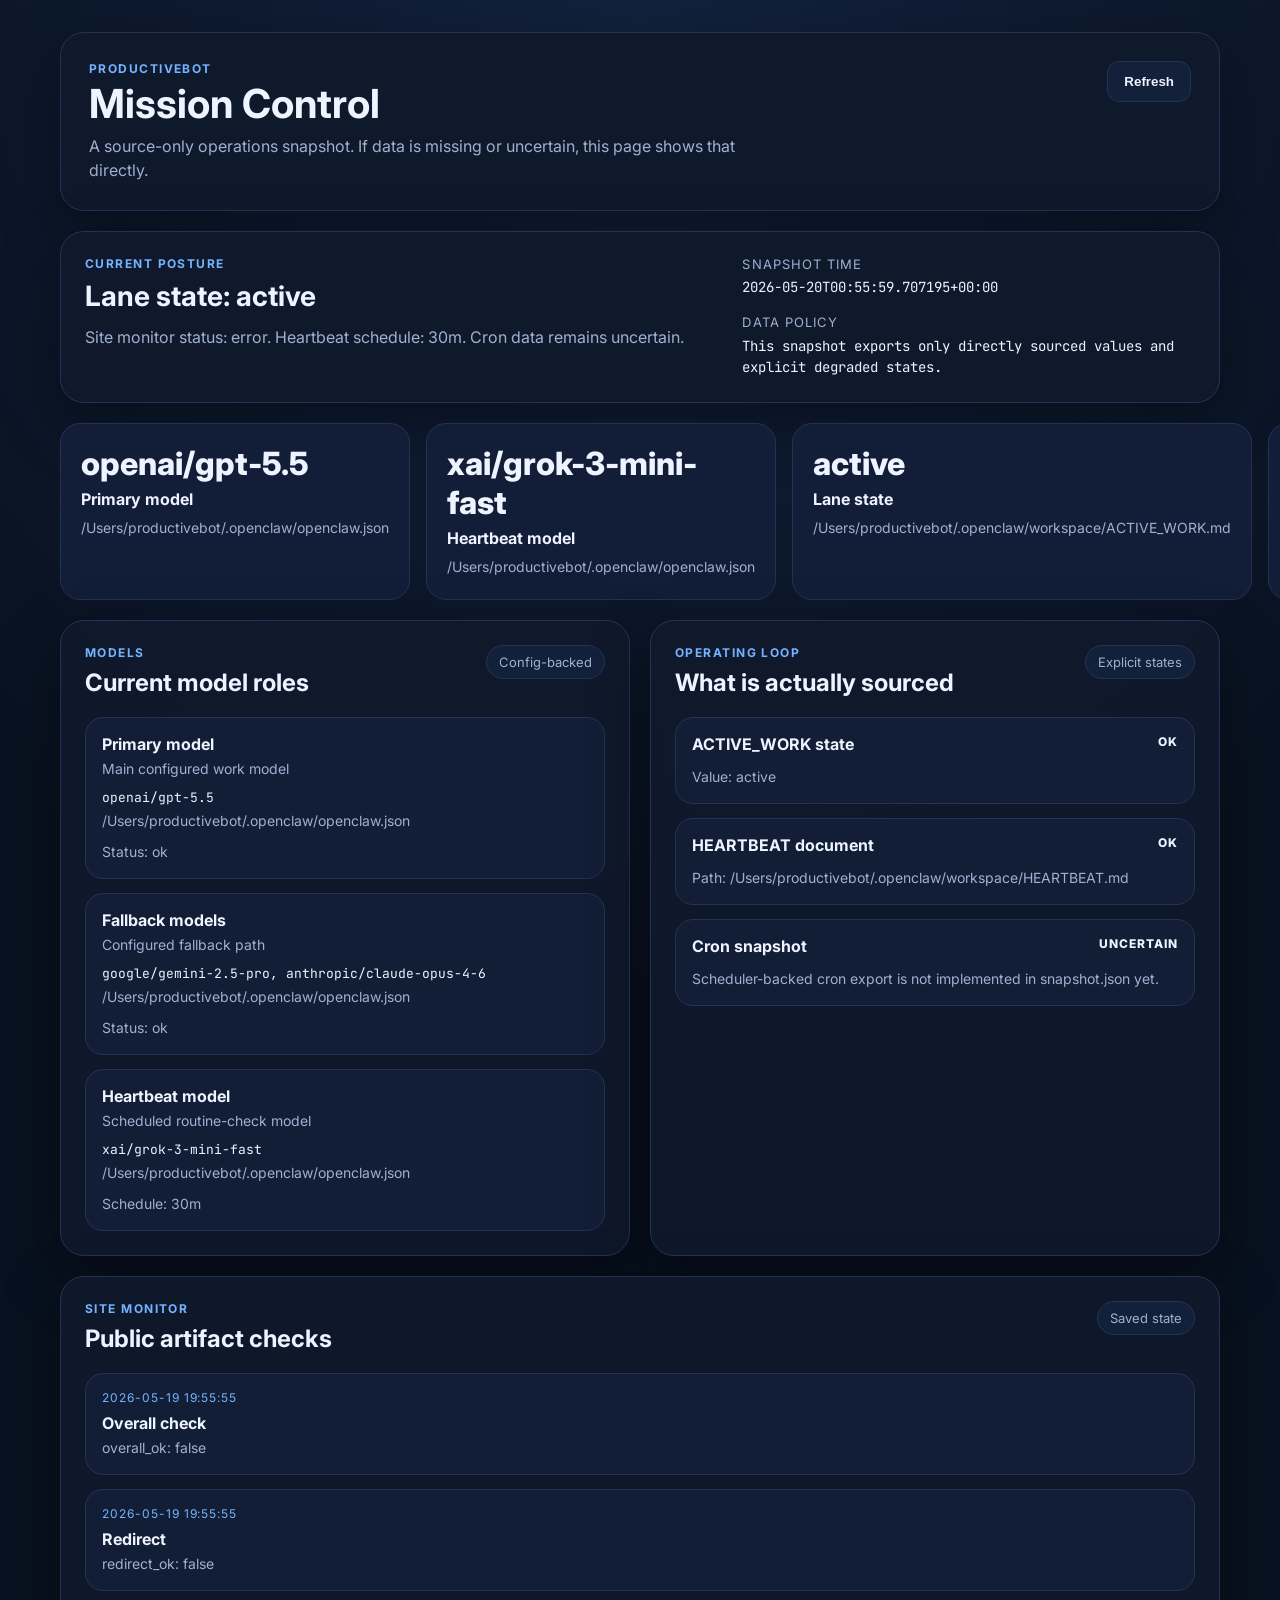
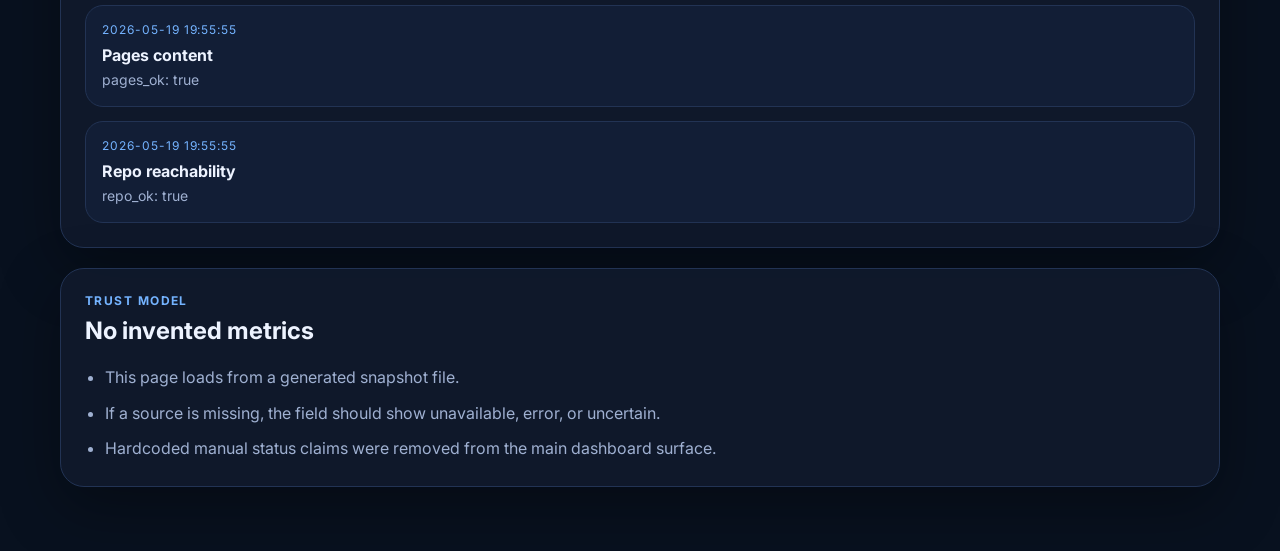
<file: index.html>
<!DOCTYPE html>
<html lang="en">
<head>
  <meta charset="UTF-8">
  <meta name="viewport" content="width=device-width, initial-scale=1.0">
  <title>ProductiveBot Mission Control</title>
  <link rel="preconnect" href="https://fonts.googleapis.com">
  <link rel="preconnect" href="https://fonts.gstatic.com" crossorigin>
  <link href="https://fonts.googleapis.com/css2?family=Inter:wght@400;500;600;700;800&family=JetBrains+Mono:wght@400;600&display=swap" rel="stylesheet">
  <link rel="stylesheet" href="css/dashboard.css">
</head>
<body>
  <div class="page-shell">
    <header class="topbar">
      <div>
        <div class="eyebrow">ProductiveBot</div>
        <h1>Mission Control</h1>
        <p class="subhead">A source-only operations snapshot. If data is missing or uncertain, this page shows that directly.</p>
      </div>
      <div class="topbar-actions">
        <button id="refresh-btn" class="button secondary">Refresh</button>
      </div>
    </header>

    <section class="hero card">
      <div>
        <div class="eyebrow">Current posture</div>
        <h2 id="hero-title">Loading snapshot...</h2>
        <p id="hero-body">Waiting for source-backed dashboard data.</p>
      </div>
      <div class="meta-grid">
        <div>
          <div class="meta-label">Snapshot time</div>
          <div class="meta-value" id="generated-at">unavailable</div>
        </div>
        <div>
          <div class="meta-label">Data policy</div>
          <div class="meta-value meta-wrap" id="source-summary">Source-only snapshot. Missing values render as unavailable or uncertain.</div>
        </div>
      </div>
    </section>

    <section class="proof-grid" id="proof-cards"></section>

    <main class="dashboard-grid">
      <section class="card">
        <div class="section-head">
          <div>
            <div class="eyebrow">Models</div>
            <h3>Current model roles</h3>
          </div>
          <span class="pill">Config-backed</span>
        </div>
        <div id="session-list" class="stack-list"></div>
      </section>

      <section class="card">
        <div class="section-head">
          <div>
            <div class="eyebrow">Operating loop</div>
            <h3>What is actually sourced</h3>
          </div>
          <span class="pill">Explicit states</span>
        </div>
        <div id="loop-list" class="stack-list"></div>
      </section>

      <section class="card full-width">
        <div class="section-head">
          <div>
            <div class="eyebrow">Site monitor</div>
            <h3>Public artifact checks</h3>
          </div>
          <span class="pill">Saved state</span>
        </div>
        <div id="timeline-list" class="timeline-list"></div>
      </section>

      <section class="card full-width callout-card">
        <div class="section-head">
          <div>
            <div class="eyebrow">Trust model</div>
            <h3>No invented metrics</h3>
          </div>
        </div>
        <ul class="callout-list" id="callout-list">
          <li>This page loads from a generated snapshot file.</li>
          <li>If a source is missing, the field should show unavailable, error, or uncertain.</li>
          <li>Hardcoded manual status claims were removed from the main dashboard surface.</li>
        </ul>
      </section>
    </main>
  </div>

  <script src="js/dashboard.js"></script>
</body>
</html>
</file>
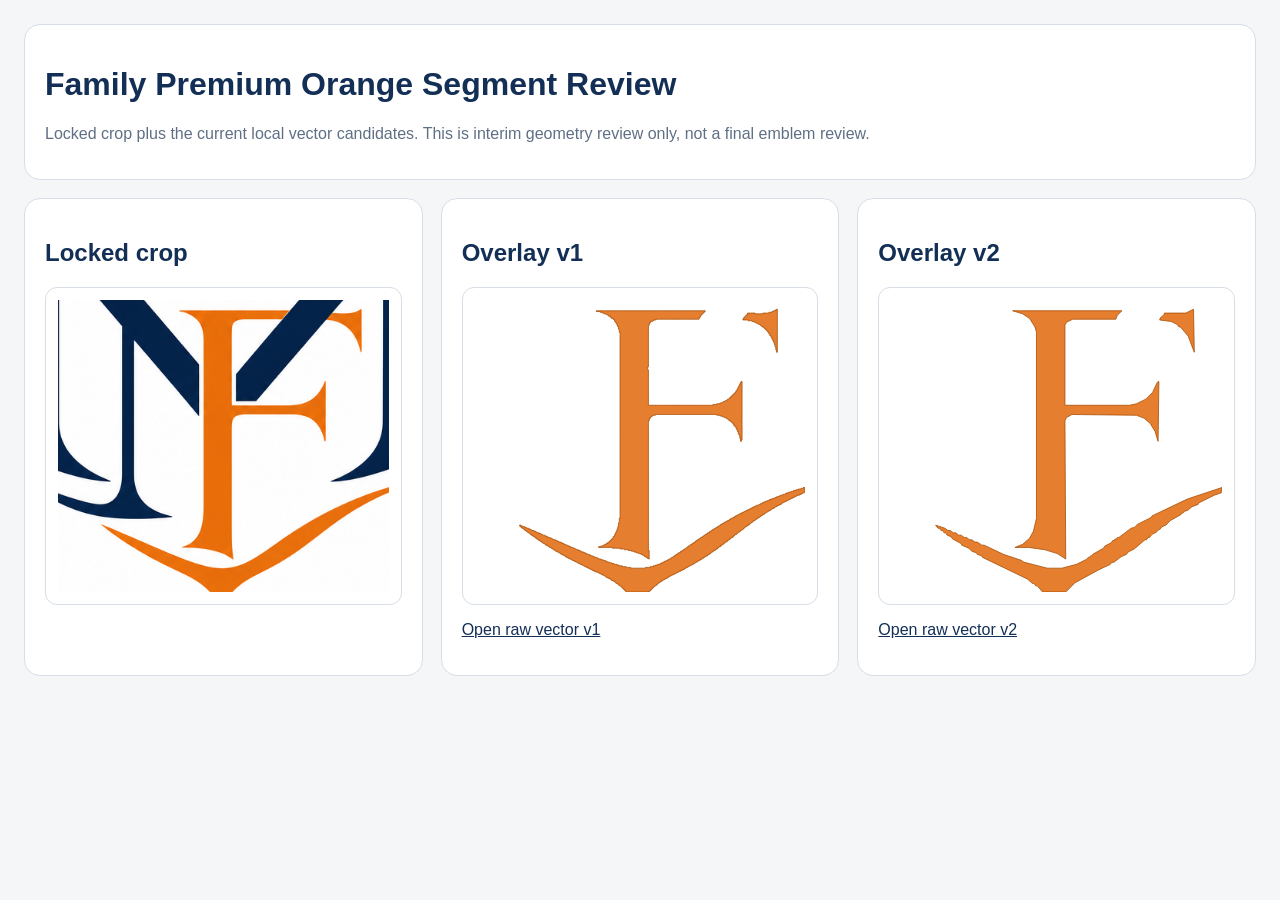
<file: family-premium-orange-review-2026-05-05.html>
<!DOCTYPE html><html lang="en"><head><meta charset="UTF-8"><meta name="viewport" content="width=device-width, initial-scale=1.0"><title>Family Premium Orange Segment Review</title><style>body{font-family:Inter,Arial,sans-serif;background:#f4f6f8;color:#132f55;margin:0;padding:24px}.wrap{max-width:1400px;margin:0 auto}.card{background:#fff;border:1px solid #d7dee7;border-radius:16px;padding:20px;margin-bottom:18px}.grid{display:grid;grid-template-columns:repeat(auto-fit,minmax(360px,1fr));gap:18px}.art{background:#fff;border:1px solid #d7dee7;border-radius:12px;padding:12px;display:flex;justify-content:center;align-items:center;min-height:280px}.art img{max-width:100%;height:auto}.muted{color:#5f6f84}a{color:#132f55}</style></head><body><div class="wrap"><div class="card"><h1>Family Premium Orange Segment Review</h1><p class="muted">Locked crop plus the current local vector candidates. This is interim geometry review only, not a final emblem review.</p></div><div class="grid"><div class="card"><h2>Locked crop</h2><div class="art"><img src="logo-assets/family-premium-emblem-lower-center-crop.png" alt="Locked crop"></div></div><div class="card"><h2>Overlay v1</h2><div class="art"><img src="logo-assets/family-premium-emblem-orange-segment-overlay-v1.svg" alt="Overlay v1"></div><p class="muted"><a href="logo-assets/family-premium-emblem-orange-segment-v1.svg">Open raw vector v1</a></p></div><div class="card"><h2>Overlay v2</h2><div class="art"><img src="logo-assets/family-premium-emblem-orange-segment-overlay-v2.svg" alt="Overlay v2"></div><p class="muted"><a href="logo-assets/family-premium-emblem-orange-segment-v2.svg">Open raw vector v2</a></p></div></div></div></body></html>
</file>
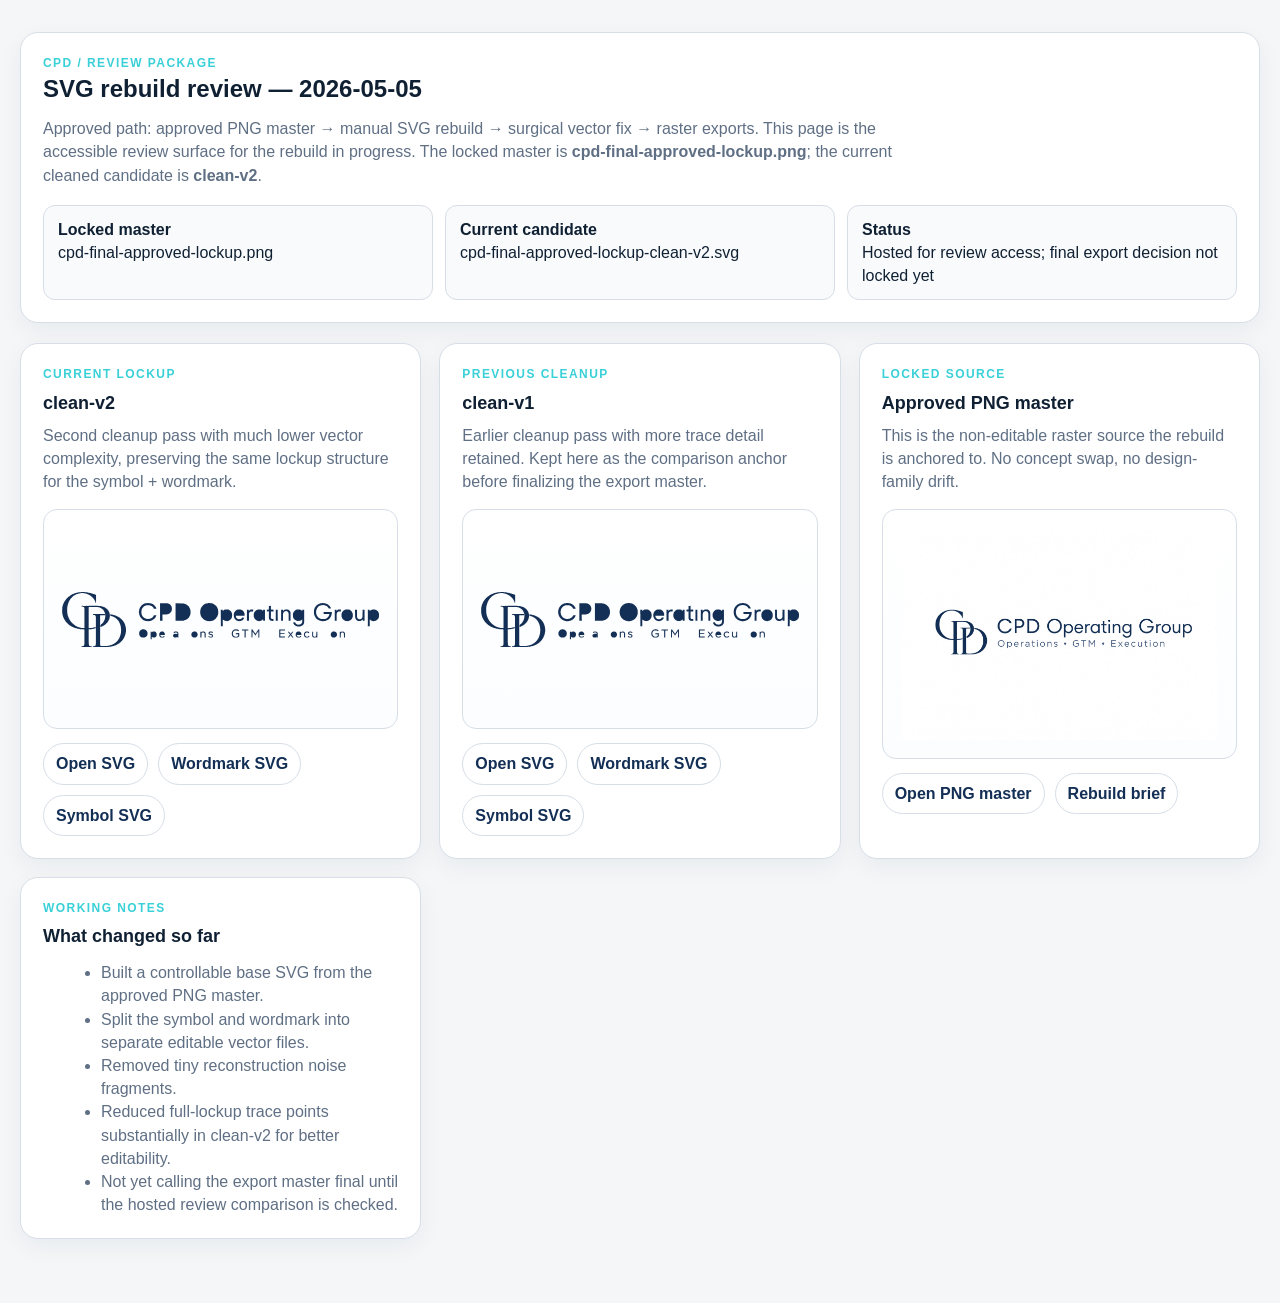
<file: logo-review-cpd-2026-05-05.html>
<!DOCTYPE html>
<html lang="en">
<head>
  <meta charset="UTF-8" />
  <meta name="viewport" content="width=device-width, initial-scale=1.0" />
  <title>CPD SVG Rebuild Review — 2026-05-05</title>
  <style>
    :root {
      --bg: #f4f6f8;
      --card: #ffffff;
      --ink: #132f55;
      --muted: #5f6f84;
      --line: #d7dee7;
      --accent: #39d0d8;
    }
    * { box-sizing: border-box; }
    body {
      margin: 0;
      font-family: Inter, -apple-system, BlinkMacSystemFont, sans-serif;
      background: var(--bg);
      color: #102033;
      line-height: 1.45;
    }
    .wrap { max-width: 1400px; margin: 0 auto; padding: 32px 20px 64px; }
    h1,h2,h3,p { margin: 0; }
    .eyebrow { font-size: 12px; font-weight: 700; letter-spacing: .12em; text-transform: uppercase; color: var(--accent); }
    .hero, .card {
      background: var(--card);
      border: 1px solid var(--line);
      border-radius: 18px;
      padding: 22px;
      box-shadow: 0 8px 24px rgba(15, 35, 60, 0.05);
    }
    .hero { margin-bottom: 20px; }
    .hero p { color: var(--muted); margin-top: 10px; max-width: 900px; }
    .meta { display: grid; grid-template-columns: repeat(auto-fit, minmax(220px, 1fr)); gap: 12px; margin-top: 18px; }
    .meta div { background: #f8fafc; border: 1px solid var(--line); border-radius: 12px; padding: 12px 14px; }
    .grid { display: grid; grid-template-columns: repeat(auto-fit, minmax(360px, 1fr)); gap: 18px; margin-top: 18px; }
    .card h2 { font-size: 18px; margin-top: 6px; }
    .card p { color: var(--muted); margin-top: 8px; }
    .artboard {
      margin-top: 16px;
      background: linear-gradient(180deg, #ffffff, #fbfdff);
      border: 1px solid var(--line);
      border-radius: 14px;
      padding: 18px;
      min-height: 220px;
      display: flex;
      align-items: center;
      justify-content: center;
    }
    .artboard img { max-width: 100%; height: auto; display: block; }
    .links { margin-top: 14px; display: flex; gap: 10px; flex-wrap: wrap; }
    a {
      color: var(--ink);
      text-decoration: none;
      font-weight: 600;
      border: 1px solid var(--line);
      background: #fff;
      padding: 8px 12px;
      border-radius: 999px;
    }
    a:hover { border-color: var(--accent); }
    ul { margin: 12px 0 0 18px; color: var(--muted); }
  </style>
</head>
<body>
  <div class="wrap">
    <section class="hero">
      <div class="eyebrow">CPD / review package</div>
      <h1>SVG rebuild review — 2026-05-05</h1>
      <p>Approved path: approved PNG master → manual SVG rebuild → surgical vector fix → raster exports. This page is the accessible review surface for the rebuild in progress. The locked master is <strong>cpd-final-approved-lockup.png</strong>; the current cleaned candidate is <strong>clean-v2</strong>.</p>
      <div class="meta">
        <div><strong>Locked master</strong><br />cpd-final-approved-lockup.png</div>
        <div><strong>Current candidate</strong><br />cpd-final-approved-lockup-clean-v2.svg</div>
        <div><strong>Status</strong><br />Hosted for review access; final export decision not locked yet</div>
      </div>
    </section>

    <div class="grid">
      <section class="card">
        <div class="eyebrow">Current lockup</div>
        <h2>clean-v2</h2>
        <p>Second cleanup pass with much lower vector complexity, preserving the same lockup structure for the symbol + wordmark.</p>
        <div class="artboard">
          <img src="logo-assets/cpd-final-approved-lockup-clean-v2.svg" alt="CPD lockup clean v2" />
        </div>
        <div class="links">
          <a href="logo-assets/cpd-final-approved-lockup-clean-v2.svg">Open SVG</a>
          <a href="logo-assets/cpd-wordmark-clean-v2.svg">Wordmark SVG</a>
          <a href="logo-assets/cpd-symbol-clean-v2.svg">Symbol SVG</a>
        </div>
      </section>

      <section class="card">
        <div class="eyebrow">Previous cleanup</div>
        <h2>clean-v1</h2>
        <p>Earlier cleanup pass with more trace detail retained. Kept here as the comparison anchor before finalizing the export master.</p>
        <div class="artboard">
          <img src="logo-assets/cpd-final-approved-lockup-clean-v1.svg" alt="CPD lockup clean v1" />
        </div>
        <div class="links">
          <a href="logo-assets/cpd-final-approved-lockup-clean-v1.svg">Open SVG</a>
          <a href="logo-assets/cpd-wordmark-clean-v1.svg">Wordmark SVG</a>
          <a href="logo-assets/cpd-symbol-clean-v1.svg">Symbol SVG</a>
        </div>
      </section>

      <section class="card">
        <div class="eyebrow">Locked source</div>
        <h2>Approved PNG master</h2>
        <p>This is the non-editable raster source the rebuild is anchored to. No concept swap, no design-family drift.</p>
        <div class="artboard">
          <img src="logo-assets/cpd-final-approved-lockup.png" alt="Approved CPD PNG master" />
        </div>
        <div class="links">
          <a href="logo-assets/cpd-final-approved-lockup.png">Open PNG master</a>
          <a href="logo-assets/cpd-svg-rebuild-brief-2026-05-05.md">Rebuild brief</a>
        </div>
      </section>

      <section class="card">
        <div class="eyebrow">Working notes</div>
        <h2>What changed so far</h2>
        <ul>
          <li>Built a controllable base SVG from the approved PNG master.</li>
          <li>Split the symbol and wordmark into separate editable vector files.</li>
          <li>Removed tiny reconstruction noise fragments.</li>
          <li>Reduced full-lockup trace points substantially in clean-v2 for better editability.</li>
          <li>Not yet calling the export master final until the hosted review comparison is checked.</li>
        </ul>
      </section>
    </div>
  </div>
</body>
</html>
</file>
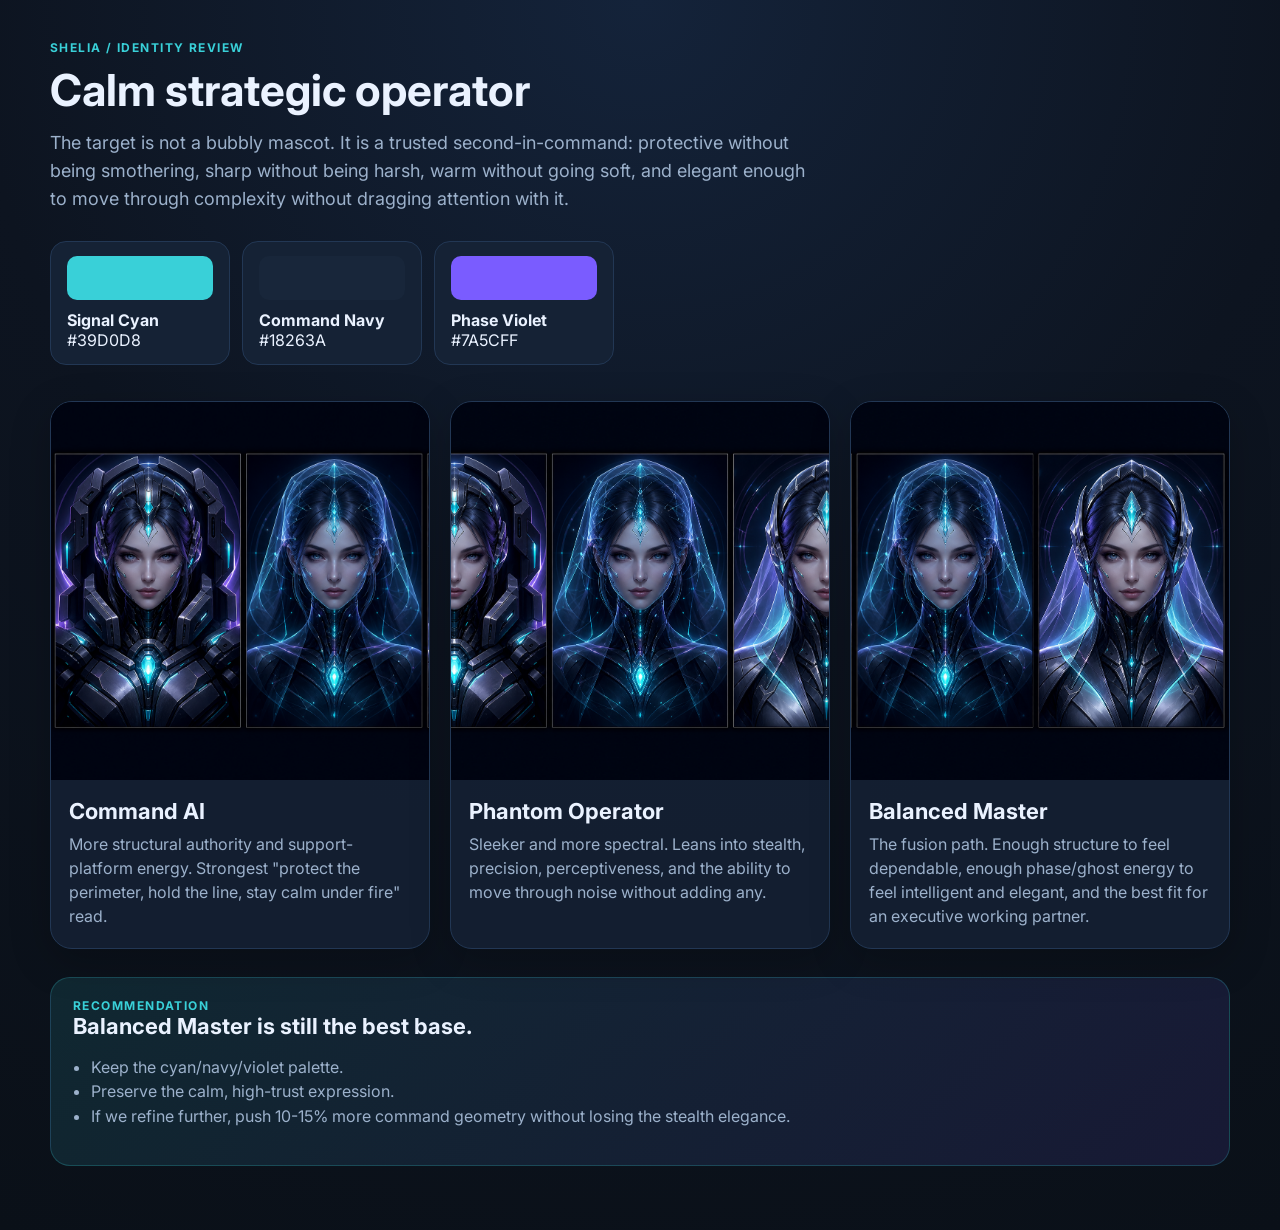
<file: shelia-identity.html>
<!DOCTYPE html>
<html lang="en">
<head>
  <meta charset="UTF-8">
  <meta name="viewport" content="width=device-width, initial-scale=1.0">
  <title>Shelia Identity Review</title>
  <link rel="preconnect" href="https://fonts.googleapis.com">
  <link rel="preconnect" href="https://fonts.gstatic.com" crossorigin>
  <link href="https://fonts.googleapis.com/css2?family=Inter:wght@400;500;600;700;800&display=swap" rel="stylesheet">
  <style>
    :root {
      --bg: #0d1420;
      --card: #152235;
      --line: #223754;
      --text: #eaf2ff;
      --muted: #9cb1cb;
      --cyan: #39D0D8;
      --navy: #18263A;
      --violet: #7A5CFF;
    }
    * { box-sizing: border-box; }
    body {
      margin: 0;
      font-family: Inter, system-ui, sans-serif;
      background: radial-gradient(circle at top, #14233a 0%, var(--bg) 48%, #0a1018 100%);
      color: var(--text);
      padding: 40px 24px 64px;
    }
    .wrap { max-width: 1180px; margin: 0 auto; }
    .eyebrow { color: var(--cyan); text-transform: uppercase; letter-spacing: .12em; font-size: 12px; font-weight: 700; }
    h1 { font-size: 44px; margin: 8px 0 12px; }
    .lede { max-width: 760px; color: var(--muted); font-size: 18px; line-height: 1.55; }
    .palette { display: flex; gap: 12px; margin: 28px 0 36px; flex-wrap: wrap; }
    .swatch { background: var(--card); border: 1px solid var(--line); border-radius: 16px; padding: 14px 16px; min-width: 180px; }
    .chip { width: 100%; height: 44px; border-radius: 10px; margin-bottom: 10px; }
    .grid { display: grid; grid-template-columns: repeat(3, minmax(0, 1fr)); gap: 20px; }
    .card { background: rgba(21,34,53,.82); border: 1px solid var(--line); border-radius: 22px; overflow: hidden; box-shadow: 0 12px 40px rgba(0,0,0,.22); }
    .art { aspect-ratio: 1/1; background: #0b1220; display:flex; align-items:center; justify-content:center; }
    .art img { width: 100%; height: 100%; object-fit: cover; display:block; }
    .body { padding: 18px 18px 20px; }
    h2 { margin: 0 0 8px; font-size: 22px; }
    p { margin: 0; color: var(--muted); line-height: 1.5; }
    ul { color: var(--muted); line-height: 1.55; padding-left: 18px; }
    .recommend { margin-top: 28px; background: linear-gradient(135deg, rgba(57,208,216,.12), rgba(122,92,255,.12)); border: 1px solid rgba(57,208,216,.22); border-radius: 20px; padding: 20px 22px; }
    @media (max-width: 980px) { .grid { grid-template-columns: 1fr; } h1 { font-size: 34px; } }
  </style>
</head>
<body>
  <div class="wrap">
    <div class="eyebrow">Shelia / Identity Review</div>
    <h1>Calm strategic operator</h1>
    <p class="lede">The target is not a bubbly mascot. It is a trusted second-in-command: protective without being smothering, sharp without being harsh, warm without going soft, and elegant enough to move through complexity without dragging attention with it.</p>

    <div class="palette">
      <div class="swatch"><div class="chip" style="background:#39D0D8"></div><strong>Signal Cyan</strong><br><span>#39D0D8</span></div>
      <div class="swatch"><div class="chip" style="background:#18263A"></div><strong>Command Navy</strong><br><span>#18263A</span></div>
      <div class="swatch"><div class="chip" style="background:#7A5CFF"></div><strong>Phase Violet</strong><br><span>#7A5CFF</span></div>
    </div>

    <div class="grid">
      <section class="card">
        <div class="art"><img src="./shelia-assets/shelia-triptych.png" style="object-position:left center;" alt="Shelia Command AI variant"></div>
        <div class="body">
          <h2>Command AI</h2>
          <p>More structural authority and support-platform energy. Strongest "protect the perimeter, hold the line, stay calm under fire" read.</p>
        </div>
      </section>
      <section class="card">
        <div class="art"><img src="./shelia-assets/shelia-triptych.png" style="object-position:center center;" alt="Shelia Phantom Operator variant"></div>
        <div class="body">
          <h2>Phantom Operator</h2>
          <p>Sleeker and more spectral. Leans into stealth, precision, perceptiveness, and the ability to move through noise without adding any.</p>
        </div>
      </section>
      <section class="card">
        <div class="art"><img src="./shelia-assets/shelia-triptych.png" style="object-position:right center;" alt="Shelia Balanced Master variant"></div>
        <div class="body">
          <h2>Balanced Master</h2>
          <p>The fusion path. Enough structure to feel dependable, enough phase/ghost energy to feel intelligent and elegant, and the best fit for an executive working partner.</p>
        </div>
      </section>
    </div>

    <section class="recommend">
      <div class="eyebrow">Recommendation</div>
      <h2>Balanced Master is still the best base.</h2>
      <ul>
        <li>Keep the cyan/navy/violet palette.</li>
        <li>Preserve the calm, high-trust expression.</li>
        <li>If we refine further, push 10-15% more command geometry without losing the stealth elegance.</li>
      </ul>
    </section>
  </div>
</body>
</html>
</file>
<file: css/dashboard.css>
:root {
  --bg: #08111f;
  --panel: #101a2c;
  --panel-2: #13203a;
  --border: #223354;
  --text: #edf3ff;
  --muted: #9fb0d1;
  --blue: #74b3ff;
  --green: #63e6be;
  --yellow: #ffd166;
  --red: #ff7b7b;
  --shadow: 0 20px 60px rgba(0,0,0,0.35);
}

* { box-sizing: border-box; }
body {
  margin: 0;
  font-family: Inter, system-ui, sans-serif;
  background: radial-gradient(circle at top, #12213d 0%, var(--bg) 45%);
  color: var(--text);
}

.page-shell {
  max-width: 1200px;
  margin: 0 auto;
  padding: 32px 20px 64px;
}

.topbar,
.card {
  background: rgba(16, 26, 44, 0.92);
  border: 1px solid var(--border);
  box-shadow: var(--shadow);
}

.topbar {
  border-radius: 24px;
  padding: 28px;
  display: flex;
  justify-content: space-between;
  gap: 24px;
  align-items: flex-start;
}

.eyebrow {
  color: var(--blue);
  text-transform: uppercase;
  letter-spacing: 0.12em;
  font-size: 12px;
  font-weight: 700;
  margin-bottom: 8px;
}

h1, h2, h3, p { margin: 0; }
h1 { font-size: 40px; line-height: 1; margin-bottom: 10px; }
.subhead { color: var(--muted); max-width: 700px; line-height: 1.5; }

.topbar-actions { display: flex; gap: 12px; }
.button {
  border: 0;
  border-radius: 12px;
  padding: 12px 16px;
  font-weight: 700;
  cursor: pointer;
}
.button.secondary {
  background: var(--panel-2);
  color: var(--text);
  border: 1px solid var(--border);
}

.hero {
  margin-top: 20px;
  border-radius: 24px;
  padding: 28px;
  display: grid;
  grid-template-columns: 1.4fr 1fr;
  gap: 24px;
}
.hero h2 { font-size: 28px; margin-bottom: 12px; }
.hero p { color: var(--muted); line-height: 1.6; }

.meta-grid {
  display: grid;
  gap: 18px;
}
.meta-label {
  color: var(--muted);
  font-size: 13px;
  text-transform: uppercase;
  letter-spacing: 0.08em;
  margin-bottom: 6px;
}
.meta-value {
  font-family: 'JetBrains Mono', monospace;
  font-size: 14px;
  color: var(--text);
}
.meta-wrap { line-height: 1.5; }

.proof-grid {
  margin-top: 20px;
  display: grid;
  grid-template-columns: repeat(4, 1fr);
  gap: 16px;
}
.proof-card {
  background: rgba(19, 32, 58, 0.9);
  border: 1px solid var(--border);
  border-radius: 20px;
  padding: 20px;
}
.proof-value {
  font-size: 32px;
  font-weight: 800;
  margin-bottom: 6px;
}
.proof-label {
  font-weight: 700;
  margin-bottom: 8px;
}
.proof-help {
  color: var(--muted);
  line-height: 1.5;
  font-size: 14px;
}

.dashboard-grid {
  margin-top: 20px;
  display: grid;
  grid-template-columns: repeat(2, minmax(0, 1fr));
  gap: 20px;
}
.card {
  border-radius: 24px;
  padding: 24px;
}
.full-width { grid-column: 1 / -1; }
.section-head {
  display: flex;
  justify-content: space-between;
  gap: 16px;
  align-items: flex-start;
  margin-bottom: 20px;
}
.section-head h3 { font-size: 24px; }
.pill {
  background: var(--panel-2);
  border: 1px solid var(--border);
  border-radius: 999px;
  padding: 8px 12px;
  color: var(--muted);
  font-size: 13px;
  white-space: nowrap;
}

.stack-list {
  display: flex;
  flex-direction: column;
  gap: 14px;
}
.info-row,
.loop-row,
.timeline-item {
  border: 1px solid var(--border);
  background: rgba(19, 32, 58, 0.75);
  border-radius: 18px;
  padding: 16px;
}
.row-title,
.loop-title,
.timeline-title {
  font-weight: 700;
  margin-bottom: 4px;
}
.row-subtitle,
.row-source,
.loop-detail,
.timeline-body,
.row-note {
  color: var(--muted);
  line-height: 1.5;
  font-size: 14px;
}
.row-right {
  margin-top: 10px;
}
.row-model {
  font-family: 'JetBrains Mono', monospace;
  font-size: 13px;
  margin-bottom: 4px;
}
.row-note { margin-top: 10px; }

.loop-header {
  display: flex;
  justify-content: space-between;
  gap: 12px;
  margin-bottom: 8px;
}
.loop-badge {
  text-transform: uppercase;
  font-size: 12px;
  font-weight: 800;
  letter-spacing: 0.08em;
}
.status-active .loop-badge { color: var(--green); }
.status-retired .loop-badge { color: var(--yellow); }

.timeline-list {
  display: grid;
  gap: 14px;
}
.timeline-time {
  color: var(--blue);
  font-size: 12px;
  text-transform: uppercase;
  letter-spacing: 0.08em;
  margin-bottom: 8px;
}

.callout-list {
  margin: 0;
  padding-left: 20px;
  color: var(--muted);
  display: grid;
  gap: 10px;
  line-height: 1.6;
}

@media (max-width: 900px) {
  .hero,
  .dashboard-grid,
  .proof-grid,
  .topbar {
    grid-template-columns: 1fr;
    display: grid;
  }

  .topbar {
    display: block;
  }

  .topbar-actions {
    margin-top: 16px;
  }

  h1 { font-size: 32px; }
  .hero h2, .section-head h3 { font-size: 22px; }
}
</file>
